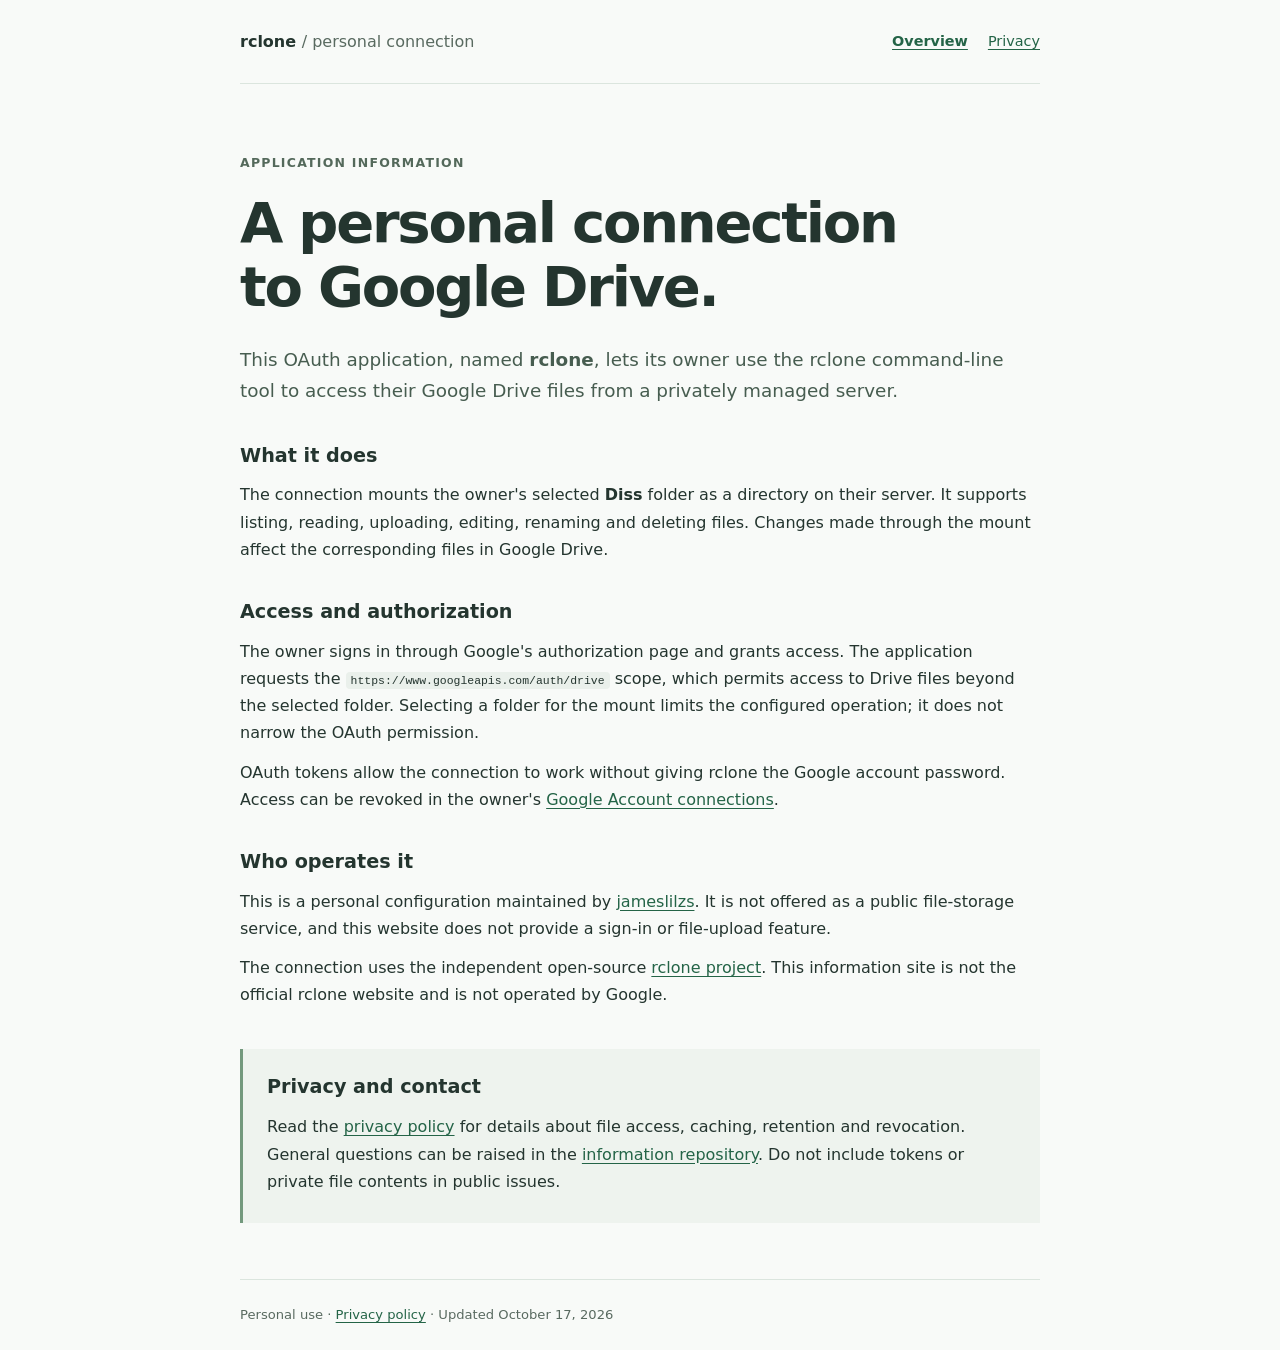
<file: index.html>
<!doctype html>
<html lang="en">
<head>
  <meta charset="utf-8">
  <meta name="viewport" content="width=device-width, initial-scale=1">
  <meta name="description" content="Information about a personal rclone connection between Google Drive and a privately managed server.">
  <title>rclone — Personal Drive Connection</title>
  <link rel="stylesheet" href="style.css">
</head>
<body>
  <header><a class="brand" href="./">rclone <span>/ personal connection</span></a><nav aria-label="Main navigation"><a href="./" aria-current="page">Overview</a><a href="privacy.html">Privacy</a></nav></header>
  <main>
    <p class="eyebrow">Application information</p>
    <h1>A personal connection<br>to Google Drive.</h1>
    <p class="intro">This OAuth application, named <strong>rclone</strong>, lets its owner use the rclone command-line tool to access their Google Drive files from a privately managed server.</p>
    <section>
      <h2>What it does</h2>
      <p>The connection mounts the owner's selected <strong>Diss</strong> folder as a directory on their server. It supports listing, reading, uploading, editing, renaming and deleting files. Changes made through the mount affect the corresponding files in Google Drive.</p>
    </section>
    <section>
      <h2>Access and authorization</h2>
      <p>The owner signs in through Google's authorization page and grants access. The application requests the <code>https://www.googleapis.com/auth/drive</code> scope, which permits access to Drive files beyond the selected folder. Selecting a folder for the mount limits the configured operation; it does not narrow the OAuth permission.</p>
      <p>OAuth tokens allow the connection to work without giving rclone the Google account password. Access can be revoked in the owner's <a href="https://myaccount.google.com/connections">Google Account connections</a>.</p>
    </section>
    <section>
      <h2>Who operates it</h2>
      <p>This is a personal configuration maintained by <a href="https://github.com/jameslilzs">jameslilzs</a>. It is not offered as a public file-storage service, and this website does not provide a sign-in or file-upload feature.</p>
      <p>The connection uses the independent open-source <a href="https://rclone.org/">rclone project</a>. This information site is not the official rclone website and is not operated by Google.</p>
    </section>
    <aside><h2>Privacy and contact</h2><p>Read the <a href="privacy.html">privacy policy</a> for details about file access, caching, retention and revocation. General questions can be raised in the <a href="https://github.com/jameslilzs/rclone_info/issues">information repository</a>. Do not include tokens or private file contents in public issues.</p></aside>
  </main>
  <footer>Personal use · <a href="privacy.html">Privacy policy</a> · Updated October 17, 2026</footer>
</body>
</html>
</file>
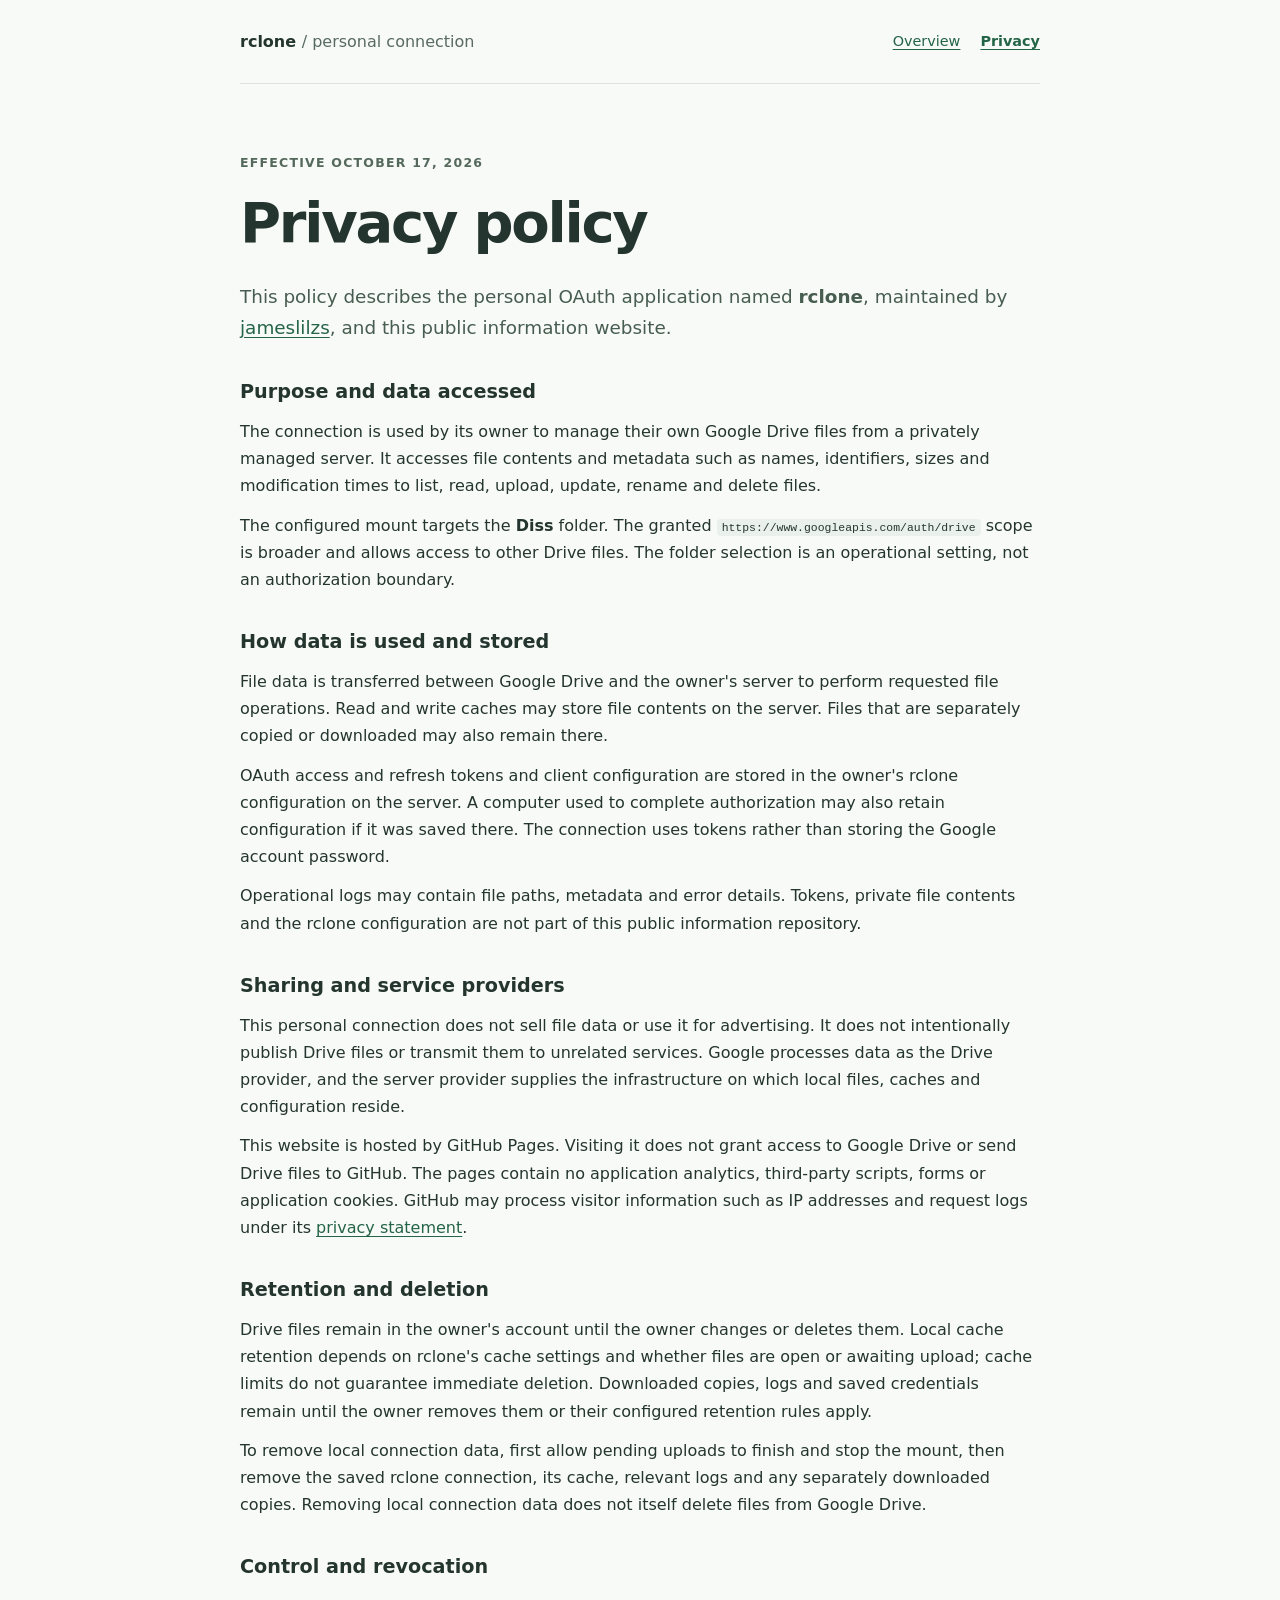
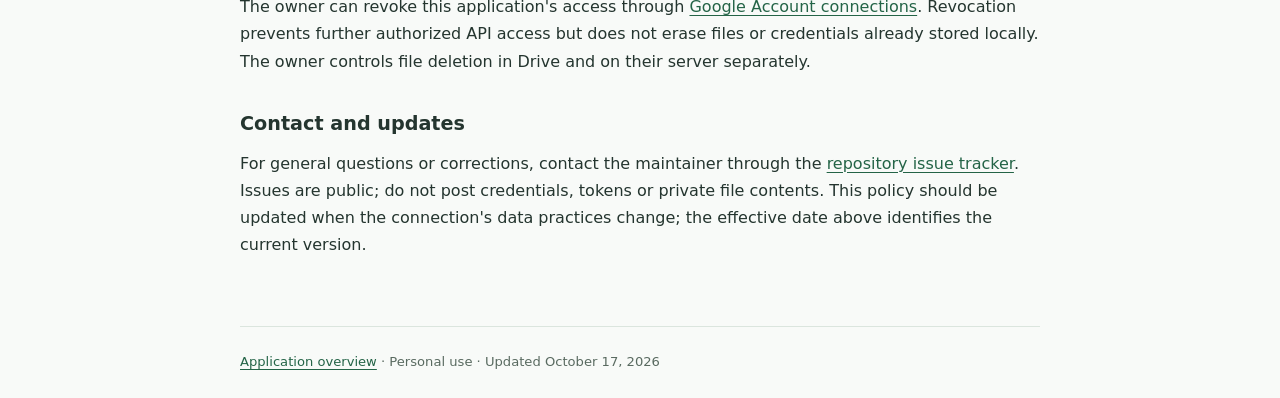
<file: privacy.html>
<!doctype html>
<html lang="en">
<head>
  <meta charset="utf-8">
  <meta name="viewport" content="width=device-width, initial-scale=1">
  <meta name="description" content="Data access, storage, retention and revocation for the personal rclone Google Drive connection.">
  <title>Privacy Policy — rclone Personal Connection</title>
  <link rel="stylesheet" href="style.css">
</head>
<body>
  <header><a class="brand" href="./">rclone <span>/ personal connection</span></a><nav aria-label="Main navigation"><a href="./">Overview</a><a href="privacy.html" aria-current="page">Privacy</a></nav></header>
  <main>
    <p class="eyebrow">Effective October 17, 2026</p>
    <h1>Privacy policy</h1>
    <p class="intro">This policy describes the personal OAuth application named <strong>rclone</strong>, maintained by <a href="https://github.com/jameslilzs">jameslilzs</a>, and this public information website.</p>
    <section>
      <h2>Purpose and data accessed</h2>
      <p>The connection is used by its owner to manage their own Google Drive files from a privately managed server. It accesses file contents and metadata such as names, identifiers, sizes and modification times to list, read, upload, update, rename and delete files.</p>
      <p>The configured mount targets the <strong>Diss</strong> folder. The granted <code>https://www.googleapis.com/auth/drive</code> scope is broader and allows access to other Drive files. The folder selection is an operational setting, not an authorization boundary.</p>
    </section>
    <section>
      <h2>How data is used and stored</h2>
      <p>File data is transferred between Google Drive and the owner's server to perform requested file operations. Read and write caches may store file contents on the server. Files that are separately copied or downloaded may also remain there.</p>
      <p>OAuth access and refresh tokens and client configuration are stored in the owner's rclone configuration on the server. A computer used to complete authorization may also retain configuration if it was saved there. The connection uses tokens rather than storing the Google account password.</p>
      <p>Operational logs may contain file paths, metadata and error details. Tokens, private file contents and the rclone configuration are not part of this public information repository.</p>
    </section>
    <section>
      <h2>Sharing and service providers</h2>
      <p>This personal connection does not sell file data or use it for advertising. It does not intentionally publish Drive files or transmit them to unrelated services. Google processes data as the Drive provider, and the server provider supplies the infrastructure on which local files, caches and configuration reside.</p>
      <p>This website is hosted by GitHub Pages. Visiting it does not grant access to Google Drive or send Drive files to GitHub. The pages contain no application analytics, third-party scripts, forms or application cookies. GitHub may process visitor information such as IP addresses and request logs under its <a href="https://docs.github.com/en/site-policy/privacy-policies/github-general-privacy-statement">privacy statement</a>.</p>
    </section>
    <section>
      <h2>Retention and deletion</h2>
      <p>Drive files remain in the owner's account until the owner changes or deletes them. Local cache retention depends on rclone's cache settings and whether files are open or awaiting upload; cache limits do not guarantee immediate deletion. Downloaded copies, logs and saved credentials remain until the owner removes them or their configured retention rules apply.</p>
      <p>To remove local connection data, first allow pending uploads to finish and stop the mount, then remove the saved rclone connection, its cache, relevant logs and any separately downloaded copies. Removing local connection data does not itself delete files from Google Drive.</p>
    </section>
    <section>
      <h2>Control and revocation</h2>
      <p>The owner can revoke this application's access through <a href="https://myaccount.google.com/connections">Google Account connections</a>. Revocation prevents further authorized API access but does not erase files or credentials already stored locally. The owner controls file deletion in Drive and on their server separately.</p>
    </section>
    <section>
      <h2>Contact and updates</h2>
      <p>For general questions or corrections, contact the maintainer through the <a href="https://github.com/jameslilzs/rclone_info/issues">repository issue tracker</a>. Issues are public; do not post credentials, tokens or private file contents. This policy should be updated when the connection's data practices change; the effective date above identifies the current version.</p>
    </section>
  </main>
  <footer><a href="./">Application overview</a> · Personal use · Updated October 17, 2026</footer>
</body>
</html>
</file>
<file: style.css>
:root { color-scheme: light; font-family: system-ui, -apple-system, BlinkMacSystemFont, "Segoe UI", sans-serif; color: #24352f; background: #f8faf8; line-height: 1.7; }
* { box-sizing: border-box; }
body { margin: 0; }
a { color: #246447; text-underline-offset: 3px; }
a:hover { color: #153e2b; }
a:focus-visible { outline: 3px solid #a76823; outline-offset: 5px; border-radius: 2px; }
header, main, footer { width: min(100% - 40px, 800px); margin-inline: auto; }
header { display: flex; justify-content: space-between; align-items: center; gap: 20px; padding: 28px 0; border-bottom: 1px solid #dbe5de; }
.brand { color: #24352f; font-weight: 750; text-decoration: none; }
.brand span { font-weight: 400; color: #596a60; }
nav { display: flex; gap: 20px; }
nav a { font-size: .9rem; }
nav a[aria-current] { font-weight: 700; }
main { padding-block: 56px; }
.eyebrow { color: #54695b; font-size: .78rem; font-weight: 650; letter-spacing: .1em; text-transform: uppercase; }
h1 { font-size: clamp(2.2rem, 6vw, 3.5rem); line-height: 1.13; letter-spacing: -.04em; margin: 18px 0 26px; font-weight: 650; }
.intro { font-size: 1.15rem; color: #475d50; }
section { margin-top: 36px; }
h2 { font-size: 1.2rem; line-height: 1.4; margin-bottom: 10px; }
p { margin-block: 12px; }
code { font-size: .88em; background: #eaf0eb; padding: 2px 5px; border-radius: 4px; overflow-wrap: anywhere; }
aside { margin-top: 40px; padding: 10px 24px 16px; border-left: 3px solid #73997d; background: #eef3ee; }
footer { border-top: 1px solid #dbe5de; padding-block: 24px; font-size: .82rem; color: #596a60; }
@media (max-width: 520px) { header { flex-direction: column; align-items: flex-start; gap: 12px; } main { padding-block: 32px; } .brand span { font-size: .9rem; } }
</file>
